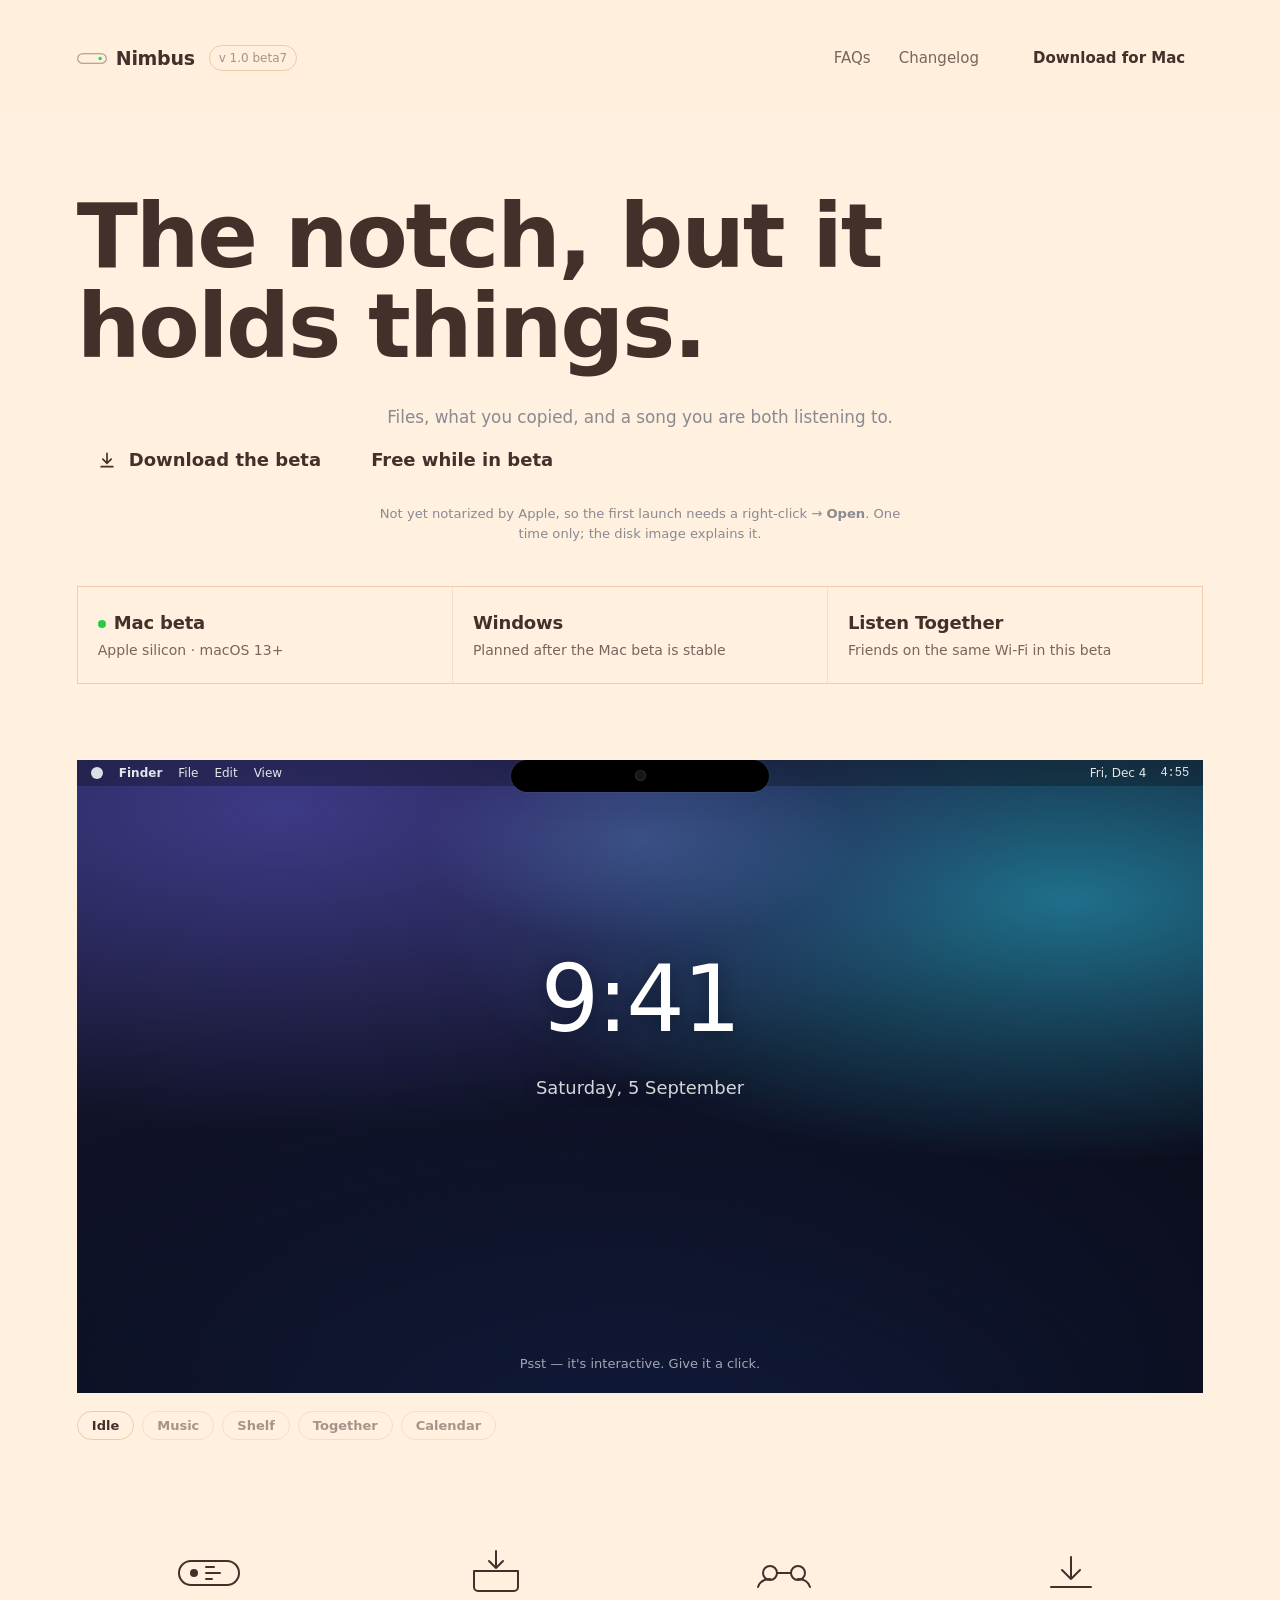
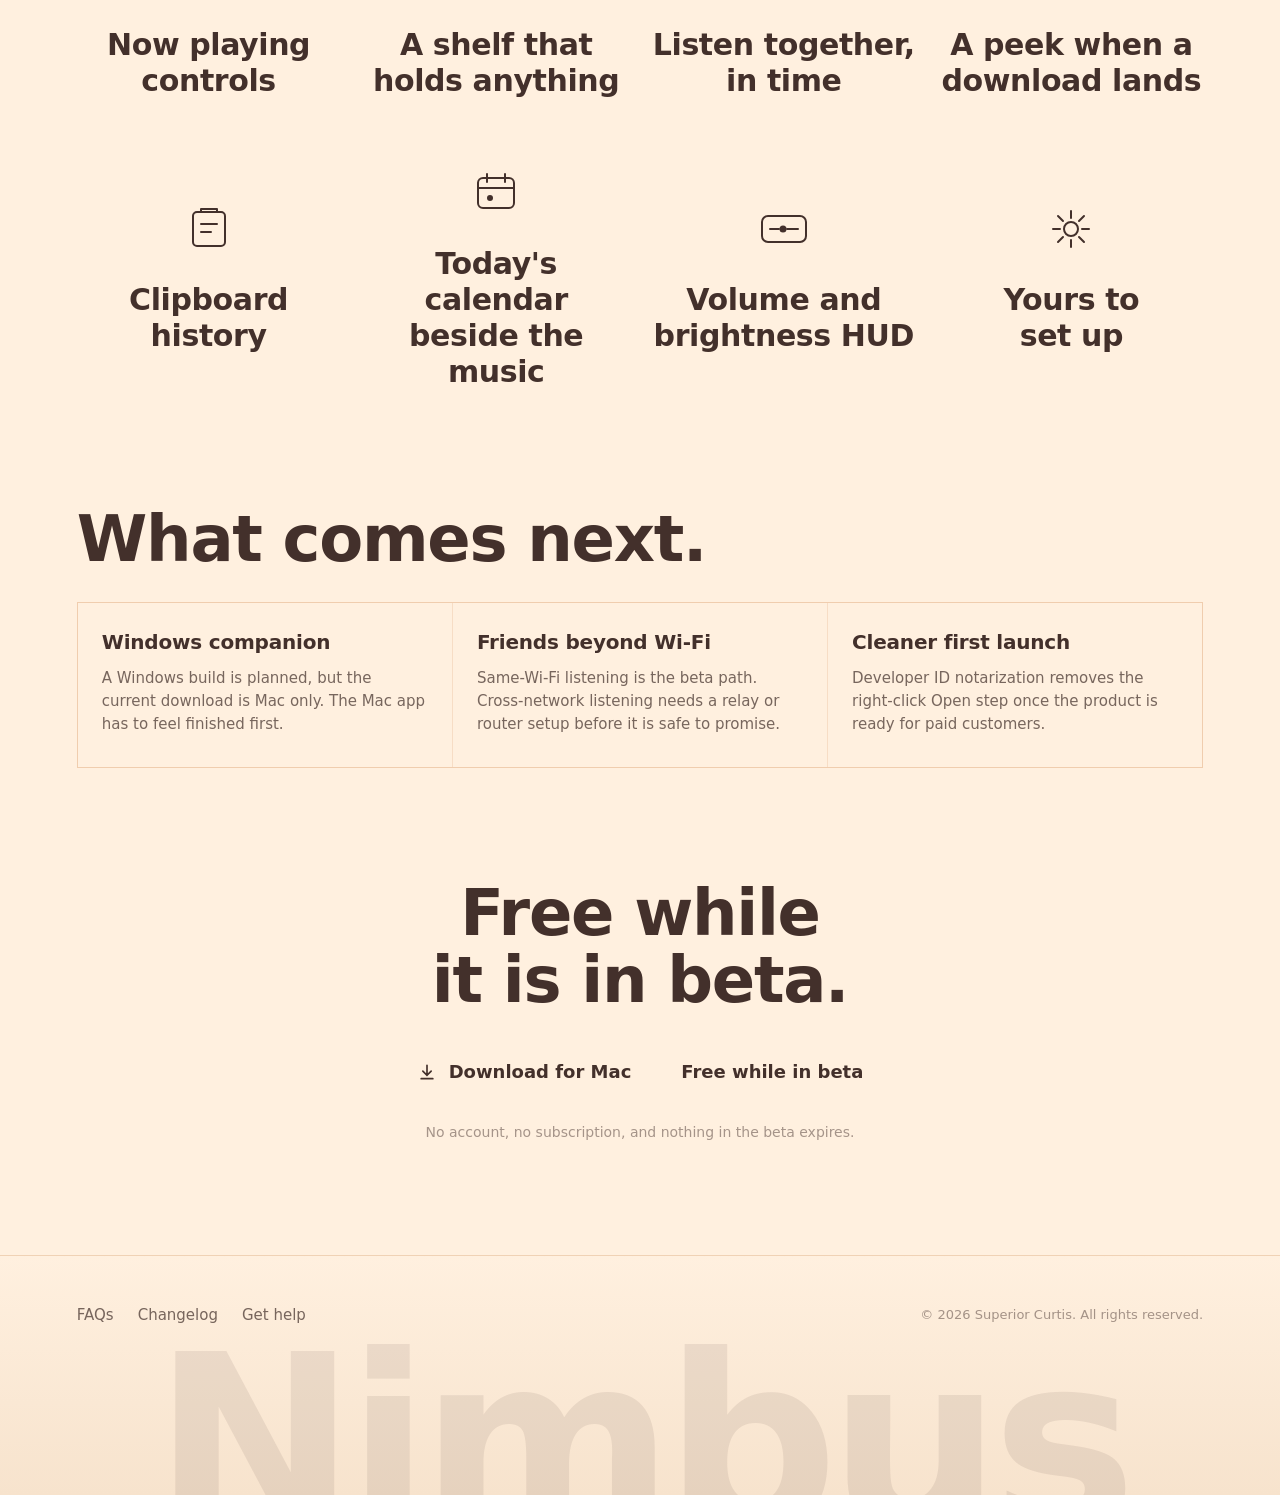
<file: index.html>
<!doctype html>
<html lang="en">
<head>
<meta charset="utf-8">
<meta name="viewport" content="width=device-width, initial-scale=1">
<title>Nimbus — the notch, but it holds things</title>
<meta name="description" content="Nimbus turns your Mac's notch into somewhere that holds things: drag a file and it parks there, your clipboard history is a swipe away, and you can listen to the same song as a friend, in time. Free while in beta.">
<meta name="theme-color" content="#fff0df">

<meta property="og:type" content="website">
<meta property="og:title" content="Nimbus">
<meta property="og:description" content="The notch, but it holds things. Free while in beta.">
<meta name="twitter:card" content="summary_large_image">

<link rel="icon" href="data:image/svg+xml,%3Csvg xmlns='http://www.w3.org/2000/svg' viewBox='0 0 32 32'%3E%3Crect width='32' height='32' rx='7' fill='%230b0b0f'/%3E%3Crect x='6' y='13' width='20' height='6' rx='3' fill='%233a3a3f'/%3E%3Ccircle cx='21' cy='16' r='2' fill='%2332d74b'/%3E%3C/svg%3E">
<link rel="stylesheet" href="style.css">
</head>
<body>

<a class="skip" href="#main">Skip to content</a>

<!-- ============================ NAV ============================ -->
<header class="nav" id="nav">
  <div class="nav-in">
    <a class="mark" href="#top" aria-label="Nimbus — top of page">
      <svg class="mark-svg" viewBox="0 0 44 16" aria-hidden="true">
        <rect x="1" y="1" width="42" height="14" rx="7" fill="none" stroke="currentColor" stroke-width="1.5" opacity=".5"/>
        <circle cx="34" cy="8" r="2.6" fill="#32d74b"/>
      </svg>
      <span class="mark-word">Nimbus</span>
    </a>
    <a class="ver" href="changelog.html">v 1.0 beta7</a>

    <nav class="nav-links" aria-label="Sections">
      <a href="faqs.html">FAQs</a>
      <a href="changelog.html">Changelog</a>
    </nav>

    <a class="btn" data-download href="#">Download for Mac</a>
  </div>
</header>

<main id="main">
<div class="col" id="top">

  <!-- ============================ HERO ============================ -->
  <section class="hero">
    <h1 class="display">The notch, but it<br><mark>holds things.</mark></h1>
    <p class="sub">Files, what you copied, and a song you are both listening to.</p>

    <div class="cta">
      <a class="btn btn-dl" data-download href="#">Download the beta</a>
      <a class="btn btn-buy" href="faqs.html">Free while in beta</a>
    </div>
    <p class="beta-note">
      Not yet notarized by Apple, so the first launch needs a right-click →
      <strong>Open</strong>. One time only; the disk image explains it.
    </p>
  </section>

  <section class="support" aria-label="Platform support">
    <div class="support-item ok">
      <b>Mac beta</b>
      <span>Apple silicon · macOS 13+</span>
    </div>
    <div class="support-item">
      <b>Windows</b>
      <span>Planned after the Mac beta is stable</span>
    </div>
    <div class="support-item">
      <b>Listen Together</b>
      <span>Friends on the same Wi-Fi in this beta</span>
    </div>
  </section>

  <!-- ============================ STAGE ============================ -->
  <!-- Live, clickable demo — the product itself, not a screenshot. -->
  <section class="stage-wrap" aria-labelledby="demo-h">
    <h2 class="sr" id="demo-h">Interactive demo</h2>

    <div class="stage" id="stage">
      <div class="glow" aria-hidden="true"></div>

      <div class="menubar" aria-hidden="true">
        <span class="mb-logo"></span>
        <span class="mb-t strong">Finder</span>
        <span class="mb-t">File</span>
        <span class="mb-t">Edit</span>
        <span class="mb-t">View</span>
        <span class="mb-right">
          <span class="mb-t" id="stageDate">Sat 5 Sep</span>
          <span class="mb-t mono" id="stageClock">9:41</span>
        </span>
      </div>

      <button class="island" id="island" data-mode="idle" aria-label="Cycle the Nimbus demo">
        <span class="isl-in">

          <span class="pane" data-pane="idle">
            <span class="lens"></span>
          </span>

          <span class="pane" data-pane="music">
            <span class="d-art"></span>
            <span class="d-meta">
              <span class="d-tt">
                <span class="d-mq"><span class="d-mq-in"><b>Cascade</b></span></span>
                <span class="d-wave" aria-hidden="true"><i></i><i></i><i></i><i></i></span>
              </span>
              <span class="d-ar">Sable Hours</span>
            </span>
            <span class="d-controls" aria-hidden="true">
              <span class="d-ctl"><svg class="solid" viewBox="0 0 24 24"><path d="M16.5 5.5v13l-8.5-6.5 8.5-6.5Z"/><rect x="19.5" y="4.5" width="1.9" height="15" rx=".95"/></svg></span>
              <span class="d-ctl d-play"><svg class="solid" viewBox="0 0 24 24"><path d="M8.5 5.8l10 6.2-10 6.2Z"/></svg></span>
              <span class="d-ctl"><svg class="solid" viewBox="0 0 24 24"><path d="M7.5 5.5v13l8.5-6.5-8.5-6.5Z"/><rect x="2.6" y="4.5" width="1.9" height="15" rx=".95"/></svg></span>
            </span>
            <span class="d-scrub">
              <span class="d-scrub-rail"><i></i></span>
              <span class="d-t-time">1:42 · 3:05</span>
            </span>
          </span>

          <span class="pane" data-pane="shelf">
            <span class="demo-shelf" aria-hidden="true">
              <span class="demo-chip">
                <svg viewBox="0 0 24 24"><path d="M6 3h8l4 4v14H6z"/><path d="M14 3v4h4"/></svg>
                <b>Report.pdf</b>
              </span>
              <span class="demo-chip">
                <svg viewBox="0 0 24 24"><rect x="3" y="3" width="18" height="18" rx="3"/><circle cx="9" cy="9" r="2"/><path d="M21 15l-4-4-9 9"/></svg>
                <b>Shot.png</b>
              </span>
              <span class="demo-chip">
                <svg viewBox="0 0 24 24"><path d="M6 3h8l4 4v14H6z"/><path d="M14 3v4h4"/></svg>
                <b>Notes.txt</b>
              </span>
            </span>
          </span>

          <span class="pane" data-pane="together">
            <span class="demo-radio">
              <span class="demo-people">
                <span class="demo-phead"><b>Friends</b><span class="demo-host">Host</span></span>
                <span class="demo-peers">
                  <span class="demo-peer"><span class="demo-dot on"></span><span class="demo-pc"><b>Jessica</b><i>10.0.1.4</i></span><span class="demo-join">Joined</span></span>
                  <span class="demo-peer"><span class="demo-dot"></span><span class="demo-pc"><b>Marcos</b><i>10.0.1.9</i></span><span class="demo-join">Join</span></span>
                </span>
              </span>
              <span class="demo-divider"></span>
              <span class="demo-chat">
                <span class="demo-lines">
                  <span class="demo-line"><b>You</b> same track?</span>
                  <span class="demo-line"><b class="them">Jessica</b> yep, 0:42 in</span>
                </span>
                <span class="demo-field">Message</span>
              </span>
            </span>
          </span>

          <span class="pane" data-pane="calendar">
            <span class="demo-cal">
              <span class="demo-calhead"><b>Today</b><span>Mon · 21</span></span>
              <span class="demo-ev"><i class="bar c1"></i><span>Team sync</span><em>10:00</em></span>
              <span class="demo-ev"><i class="bar c2"></i><span>Lunch with Ana</span><em>12:30</em></span>
              <span class="demo-ev"><i class="bar c3"></i><span>Design review</span><em>15:00</em></span>
            </span>
          </span>

        </span>
      </button>

      <!-- the desktop underneath, so the island has something to sit on -->
      <div class="lock" aria-hidden="true">
        <p class="lock-time">9:41</p>
        <p class="lock-date">Saturday, 5 September</p>
      </div>

      <p class="hint" id="hint">Psst — it's interactive. Give it a click.</p>
    </div>

    <ol class="stage-dots" id="dots" aria-label="Demo surface">
      <li><button data-go="idle" class="on">Idle</button></li>
      <li><button data-go="music">Music</button></li>
      <li><button data-go="shelf">Shelf</button></li>
      <li><button data-go="together">Together</button></li>
      <li><button data-go="calendar">Calendar</button></li>
    </ol>
  </section>

  <!-- ============================ FEATURES ============================ -->
  <section class="feats" aria-label="Features">

    <div class="feat">
      <svg viewBox="0 0 112 72" aria-hidden="true">
        <rect x="26" y="24" width="60" height="24" rx="12"/>
        <circle cx="41" cy="36" r="4" class="fill"/>
        <path d="M53 30h8M53 36h14M53 42h6"/>
      </svg>
      <h3>Now playing<br>controls</h3>
    </div>

    <div class="feat">
      <svg viewBox="0 0 112 72" aria-hidden="true">
        <path d="M34 34h44v16a4 4 0 01-4 4H38a4 4 0 01-4-4V34z"/>
        <path d="M56 14v16M49 24l7 7 7-7"/>
      </svg>
      <h3>A shelf that<br>holds anything</h3>
    </div>

    <div class="feat">
      <svg viewBox="0 0 112 72" aria-hidden="true">
        <circle cx="42" cy="36" r="7"/><circle cx="70" cy="36" r="7"/>
        <path d="M49 36h14M30 50c2-6 7-8 12-8M82 50c-2-6-7-8-12-8"/>
      </svg>
      <h3>Listen together,<br>in time</h3>
    </div>

    <div class="feat">
      <svg viewBox="0 0 112 72" aria-hidden="true">
        <path d="M56 20v22M47 33l9 9 9-9M36 50h40"/>
      </svg>
      <h3>A peek when a<br>download lands</h3>
    </div>

    <div class="feat">
      <svg viewBox="0 0 112 72" aria-hidden="true">
        <rect x="40" y="20" width="32" height="34" rx="4"/>
        <path d="M48 20v-3h16v3M48 32h16M48 40h10"/>
      </svg>
      <h3>Clipboard<br>history</h3>
    </div>

    <div class="feat">
      <svg viewBox="0 0 112 72" aria-hidden="true">
        <rect x="38" y="22" width="36" height="30" rx="5"/>
        <path d="M38 32h36M47 18v8M65 18v8"/>
        <circle cx="50" cy="42" r="3" class="fill"/>
      </svg>
      <h3>Today's calendar<br>beside the music</h3>
    </div>

    <div class="feat">
      <svg viewBox="0 0 112 72" aria-hidden="true">
        <rect x="34" y="24" width="44" height="26" rx="6"/>
        <path d="M42 37h9M59 37h11"/>
        <circle cx="55" cy="37" r="3.5" class="fill"/>
      </svg>
      <h3>Volume and<br>brightness HUD</h3>
    </div>

    <div class="feat">
      <svg viewBox="0 0 112 72" aria-hidden="true">
        <circle cx="56" cy="37" r="7"/>
        <path d="M56 19v7M56 48v7M38 37h7M67 37h7M43 24l5 5M64 45l5 5M69 24l-5 5M48 45l-5 5"/>
      </svg>
      <h3>Yours to<br>set up</h3>
    </div>

  </section>

  <section class="roadmap" aria-label="Roadmap">
    <h2 class="h2">What comes next.</h2>
    <div class="road-grid">
      <div>
        <b>Windows companion</b>
        <p>A Windows build is planned, but the current download is Mac only. The Mac app has to feel finished first.</p>
      </div>
      <div>
        <b>Friends beyond Wi-Fi</b>
        <p>Same-Wi-Fi listening is the beta path. Cross-network listening needs a relay or router setup before it is safe to promise.</p>
      </div>
      <div>
        <b>Cleaner first launch</b>
        <p>Developer ID notarization removes the right-click Open step once the product is ready for paid customers.</p>
      </div>
    </div>
  </section>

  <!-- ============================ CLOSER ============================ -->
  <section class="closer">
    <h2 class="h2">Free while<br>it is in beta.</h2>
    <div class="cta">
      <a class="btn btn-dl" data-download href="#">Download for Mac</a>
      <a class="btn btn-buy" href="faqs.html">Free while in beta</a>
    </div>
    <p class="meta">No account, no subscription, and nothing in the beta expires.</p>
  </section>

</div>
</main>

<footer class="foot">
  <div class="foot-in">
    <nav class="foot-links" aria-label="Elsewhere">
      <a href="faqs.html">FAQs</a>
      <a href="changelog.html">Changelog</a>
      <a href="https://github.com/Superior-curtis/nimbus-releases">Get help</a>
    </nav>
    <p class="foot-legal">© 2026 Superior Curtis. All rights reserved.</p>
  </div>
  <p class="wordmark" aria-hidden="true">Nimbus</p>
</footer>

<script src="site.js?v=1.0-beta7"></script>
</body>
</html>
</file>
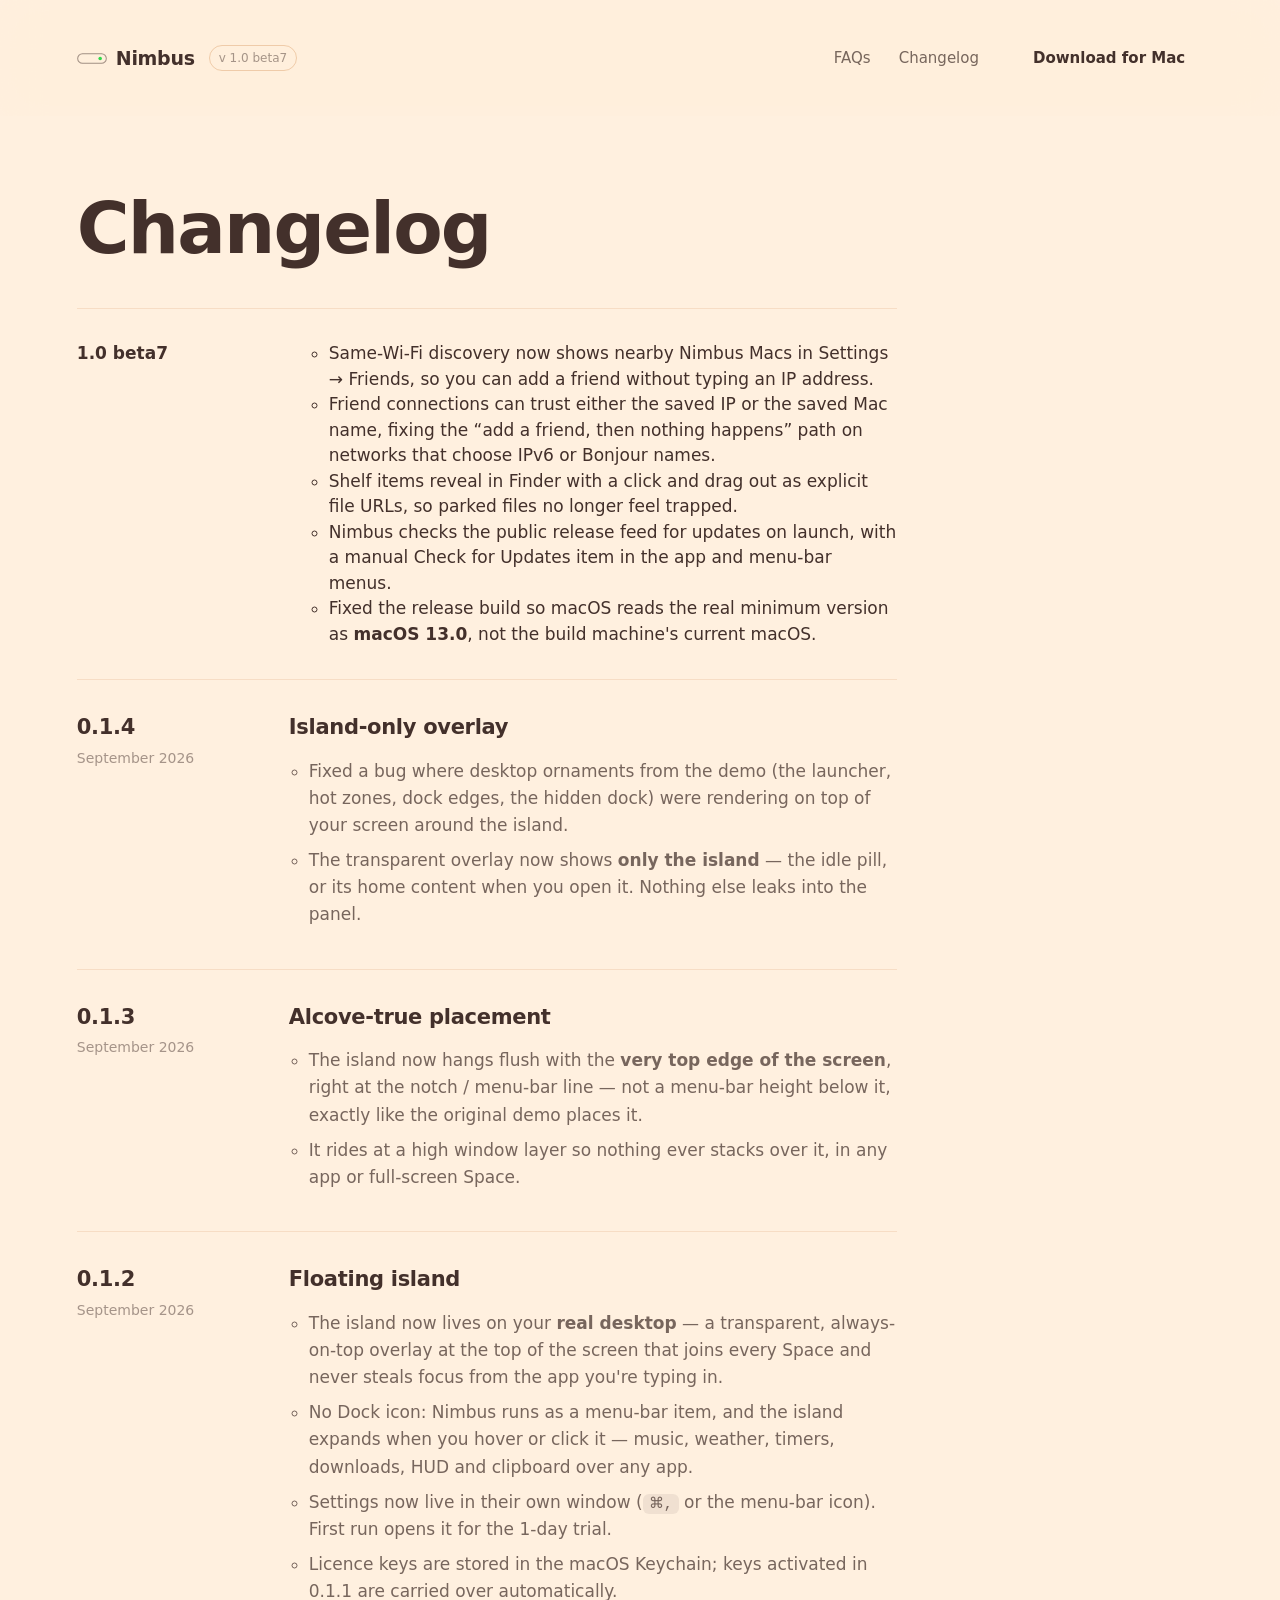
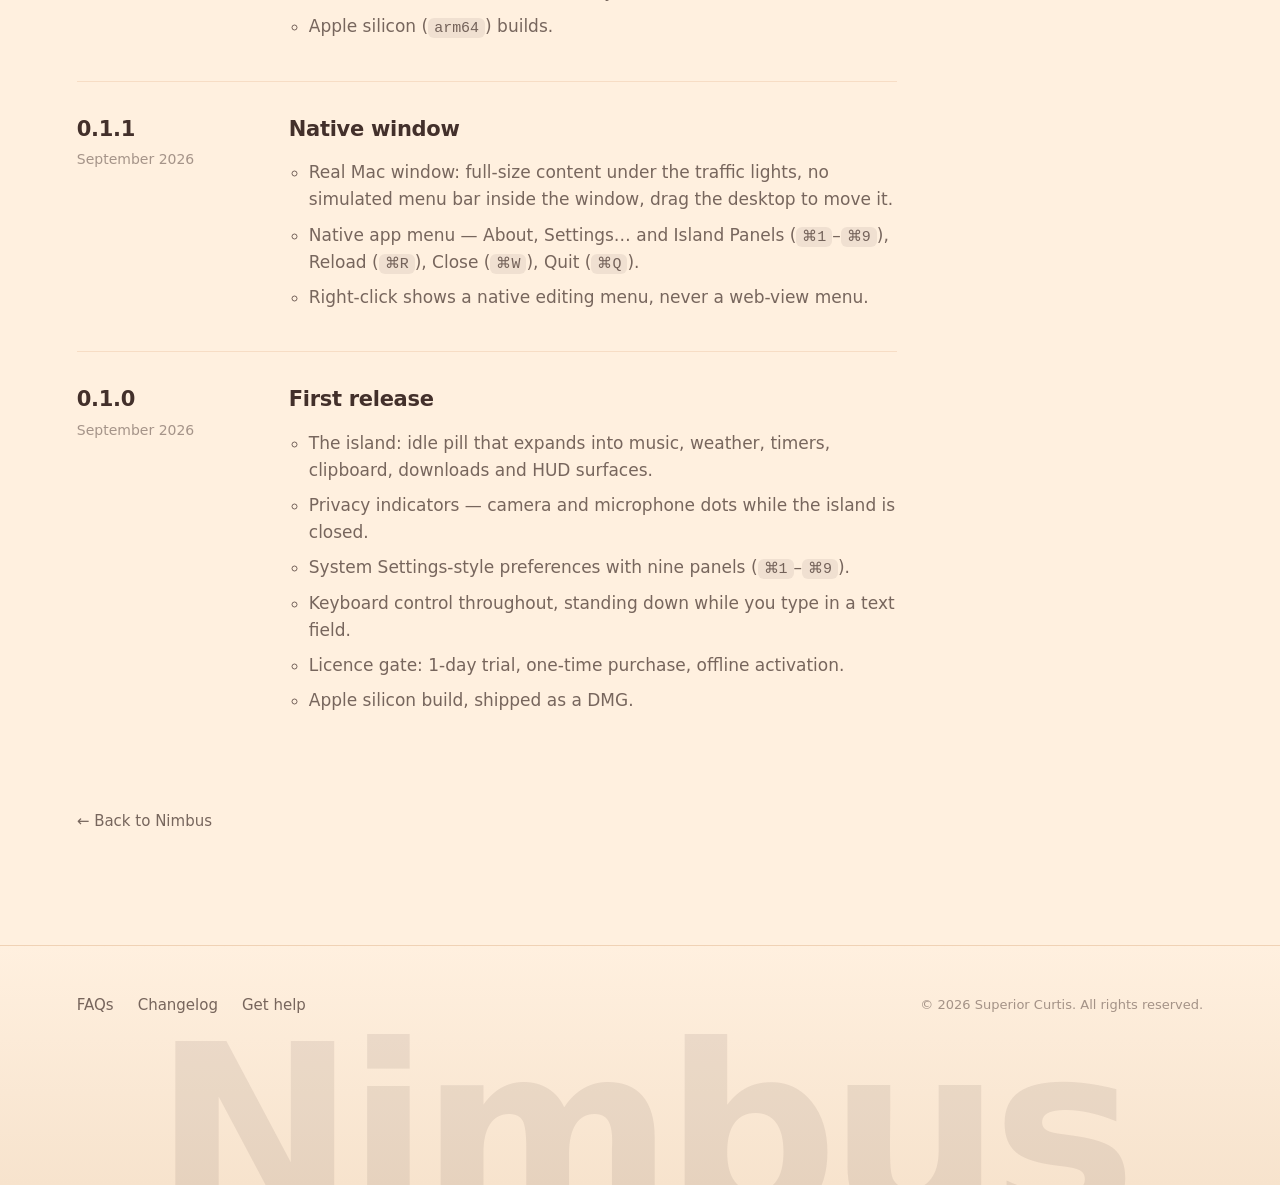
<file: changelog.html>
<!doctype html>
<html lang="en">
<head>
<meta charset="utf-8">
<meta name="viewport" content="width=device-width, initial-scale=1">
<title>Changelog — Nimbus</title>
<meta name="description" content="What shipped in each release of Nimbus.">
<meta name="theme-color" content="#fff0df">
<link rel="icon" href="data:image/svg+xml,%3Csvg xmlns='http://www.w3.org/2000/svg' viewBox='0 0 32 32'%3E%3Crect width='32' height='32' rx='7' fill='%230b0b0f'/%3E%3Crect x='6' y='13' width='20' height='6' rx='3' fill='%233a3a3f'/%3E%3Ccircle cx='21' cy='16' r='2' fill='%2332d74b'/%3E%3C/svg%3E">
<link rel="stylesheet" href="style.css">
<link rel="stylesheet" href="page.css">
</head>
<body>

<a class="skip" href="#main">Skip to content</a>

<header class="nav stuck" id="nav">
  <div class="nav-in">
    <a class="mark" href="index.html" aria-label="Nimbus — home">
      <svg class="mark-svg" viewBox="0 0 44 16" aria-hidden="true">
        <rect x="1" y="1" width="42" height="14" rx="7" fill="none" stroke="currentColor" stroke-width="1.5" opacity=".5"/>
        <circle cx="34" cy="8" r="2.6" fill="#32d74b"/>
      </svg>
      <span class="mark-word">Nimbus</span>
    </a>
    <a class="ver" href="changelog.html" aria-current="page">v 1.0 beta7</a>

    <nav class="nav-links" aria-label="Sections">
      <a href="faqs.html">FAQs</a>
      <a href="changelog.html" aria-current="page">Changelog</a>
    </nav>

    <a class="btn" data-download href="#">Download for Mac</a>
  </div>
</header>

<main id="main">
<div class="col">

  <h1 class="page-h">Changelog</h1>

  <ol class="rel">

    <li class="rel-item">
      <b>1.0 beta7</b>
      <ul>
        <li>Same-Wi-Fi discovery now shows nearby Nimbus Macs in Settings →
            Friends, so you can add a friend without typing an IP address.</li>
        <li>Friend connections can trust either the saved IP or the saved Mac
            name, fixing the “add a friend, then nothing happens” path on
            networks that choose IPv6 or Bonjour names.</li>
        <li>Shelf items reveal in Finder with a click and drag out as explicit
            file URLs, so parked files no longer feel trapped.</li>
        <li>Nimbus checks the public release feed for updates on launch, with a
            manual Check for Updates item in the app and menu-bar menus.</li>
        <li>Fixed the release build so macOS reads the real minimum version as
            <b>macOS 13.0</b>, not the build machine's current macOS.</li>
      </ul>
    </li>

    <li class="rel-item">
      <div class="rel-meta">
        <b>0.1.4</b>
        <time datetime="2026-09">September 2026</time>
      </div>
      <div class="rel-body">
        <h2>Island-only overlay</h2>
        <ul>
          <li>Fixed a bug where desktop ornaments from the demo (the
              launcher, hot zones, dock edges, the hidden dock) were rendering
              on top of your screen around the island.</li>
          <li>The transparent overlay now shows <b>only the island</b> — the
              idle pill, or its home content when you open it. Nothing else
              leaks into the panel.</li>
        </ul>
      </div>
    </li>

    <li class="rel-item">
      <div class="rel-meta">
        <b>0.1.3</b>
        <time datetime="2026-09">September 2026</time>
      </div>
      <div class="rel-body">
        <h2>Alcove-true placement</h2>
        <ul>
          <li>The island now hangs flush with the <b>very top edge of the
              screen</b>, right at the notch / menu-bar line — not a menu-bar
              height below it, exactly like the original demo places it.</li>
          <li>It rides at a high window layer so nothing ever stacks over it,
              in any app or full-screen Space.</li>
        </ul>
      </div>
    </li>

    <li class="rel-item">
      <div class="rel-meta">
        <b>0.1.2</b>
        <time datetime="2026-09">September 2026</time>
      </div>
      <div class="rel-body">
        <h2>Floating island</h2>
        <ul>
          <li>The island now lives on your <b>real desktop</b> — a transparent,
              always-on-top overlay at the top of the screen that joins every
              Space and never steals focus from the app you're typing in.</li>
          <li>No Dock icon: Nimbus runs as a menu-bar item, and the island
              expands when you hover or click it — music, weather, timers,
              downloads, HUD and clipboard over any app.</li>
          <li>Settings now live in their own window (<code>⌘,</code> or the
              menu-bar icon). First run opens it for the 1-day trial.</li>
          <li>Licence keys are stored in the macOS Keychain; keys activated in
              0.1.1 are carried over automatically.</li>
          <li>Apple silicon (<code>arm64</code>) builds.</li>
        </ul>
      </div>
    </li>

    <li class="rel-item">
      <div class="rel-meta">
        <b>0.1.1</b>
        <time datetime="2026-09">September 2026</time>
      </div>
      <div class="rel-body">
        <h2>Native window</h2>
        <ul>
          <li>Real Mac window: full-size content under the traffic lights,
              no simulated menu bar inside the window, drag the desktop to
              move it.</li>
          <li>Native app menu — About, Settings… and Island Panels
              (<code>⌘1</code>–<code>⌘9</code>), Reload (<code>⌘R</code>),
              Close (<code>⌘W</code>), Quit (<code>⌘Q</code>).</li>
          <li>Right-click shows a native editing menu, never a web-view menu.</li>
        </ul>
      </div>
    </li>

    <li class="rel-item">
      <div class="rel-meta">
        <b>0.1.0</b>
        <time datetime="2026-09">September 2026</time>
      </div>
      <div class="rel-body">
        <h2>First release</h2>
        <ul>
          <li>The island: idle pill that expands into music, weather, timers,
              clipboard, downloads and HUD surfaces.</li>
          <li>Privacy indicators — camera and microphone dots while the island is closed.</li>
          <li>System Settings-style preferences with nine panels (<code>⌘1</code>–<code>⌘9</code>).</li>
          <li>Keyboard control throughout, standing down while you type in a text field.</li>
          <li>Licence gate: 1-day trial, one-time purchase, offline activation.</li>
          <li>Apple silicon build, shipped as a DMG.</li>
        </ul>
      </div>
    </li>

  </ol>

  <p class="back"><a href="index.html">← Back to Nimbus</a></p>

</div>
</main>

<footer class="foot">
  <div class="foot-in">
    <nav class="foot-links" aria-label="Elsewhere">
      <a href="faqs.html">FAQs</a>
      <a href="changelog.html">Changelog</a>
      <a href="https://github.com/Superior-curtis/nimbus-releases">Get help</a>
    </nav>
    <p class="foot-legal">© 2026 Superior Curtis. All rights reserved.</p>
  </div>
  <p class="wordmark" aria-hidden="true">Nimbus</p>
</footer>

<script src="site.js?v=1.0-beta7"></script>
</body>
</html>
</file>
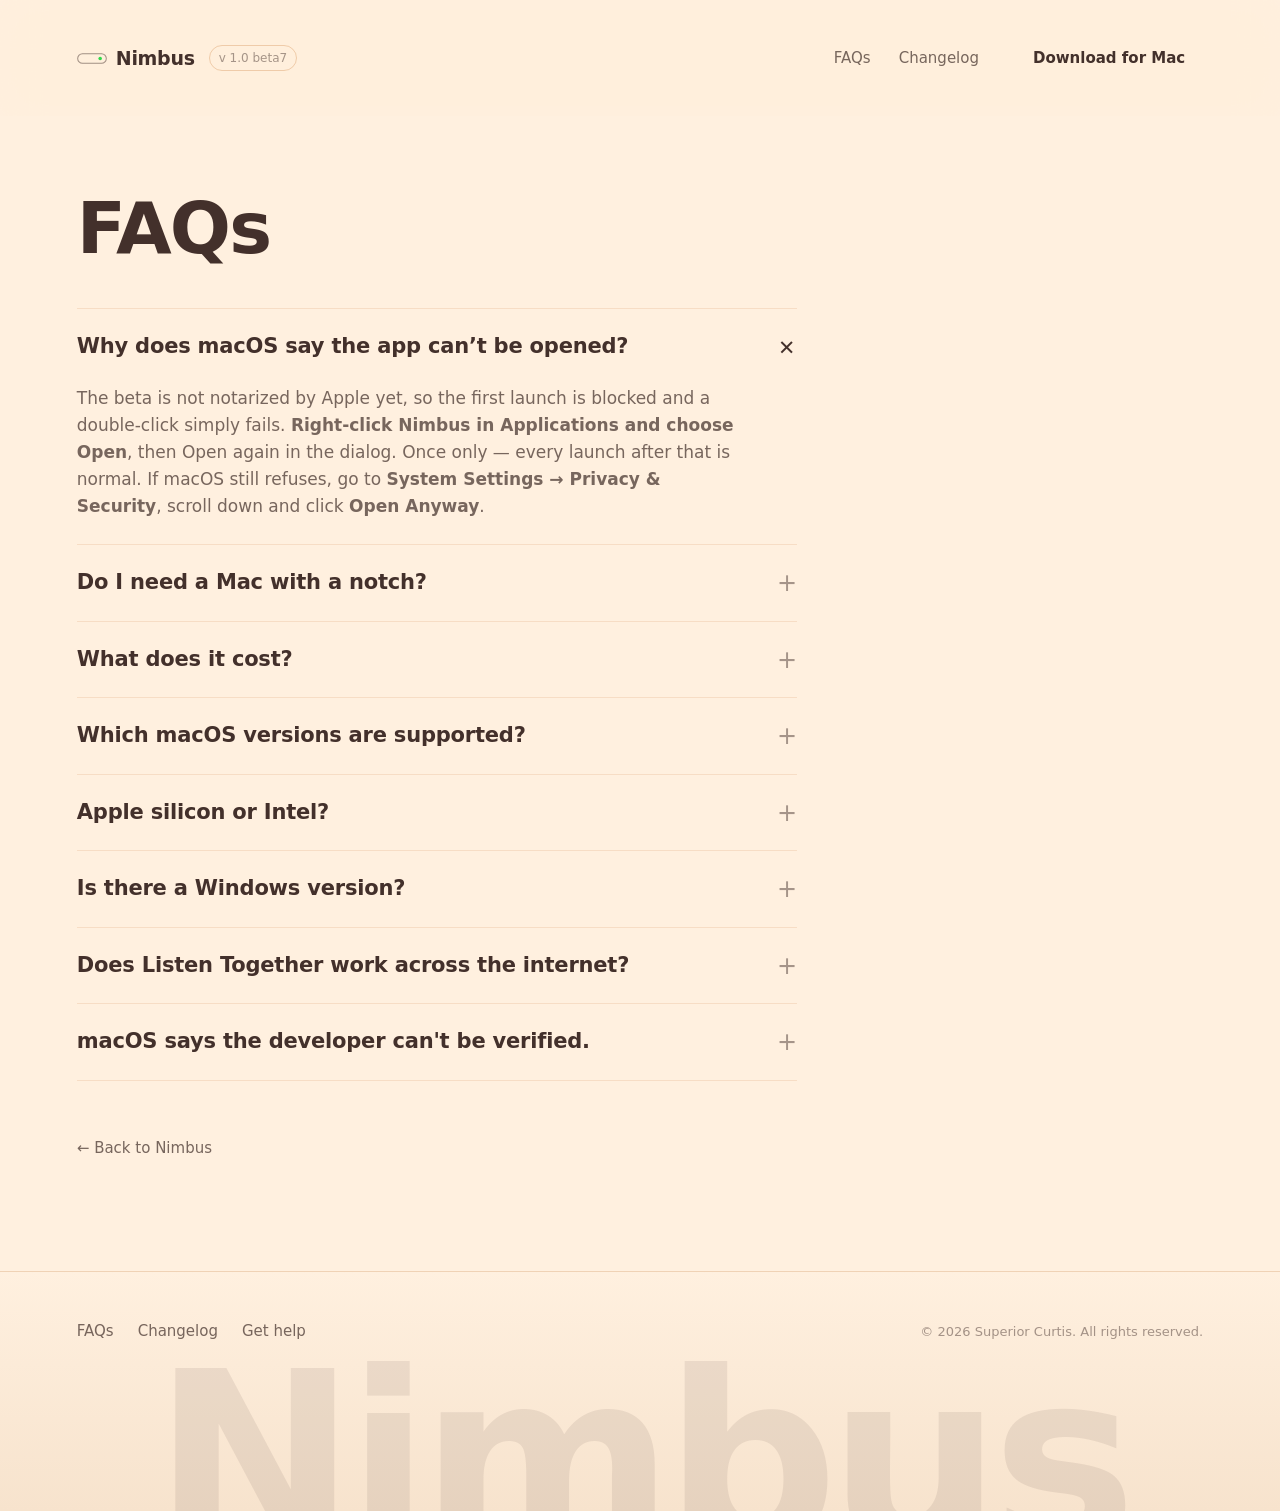
<file: faqs.html>
<!doctype html>
<html lang="en">
<head>
<meta charset="utf-8">
<meta name="viewport" content="width=device-width, initial-scale=1">
<title>FAQs — Nimbus</title>
<meta name="description" content="Common questions about Nimbus: notch compatibility, pricing, Apple silicon, permissions, and first launch.">
<meta name="theme-color" content="#fff0df">
<link rel="icon" href="data:image/svg+xml,%3Csvg xmlns='http://www.w3.org/2000/svg' viewBox='0 0 32 32'%3E%3Crect width='32' height='32' rx='7' fill='%230b0b0f'/%3E%3Crect x='6' y='13' width='20' height='6' rx='3' fill='%233a3a3f'/%3E%3Ccircle cx='21' cy='16' r='2' fill='%2332d74b'/%3E%3C/svg%3E">
<link rel="stylesheet" href="style.css">
<link rel="stylesheet" href="page.css">
</head>
<body>

<a class="skip" href="#main">Skip to content</a>

<header class="nav stuck" id="nav">
  <div class="nav-in">
    <a class="mark" href="index.html" aria-label="Nimbus — home">
      <svg class="mark-svg" viewBox="0 0 44 16" aria-hidden="true">
        <rect x="1" y="1" width="42" height="14" rx="7" fill="none" stroke="currentColor" stroke-width="1.5" opacity=".5"/>
        <circle cx="34" cy="8" r="2.6" fill="#32d74b"/>
      </svg>
      <span class="mark-word">Nimbus</span>
    </a>
    <a class="ver" href="changelog.html">v 1.0 beta7</a>

    <nav class="nav-links" aria-label="Sections">
      <a href="faqs.html" aria-current="page">FAQs</a>
      <a href="changelog.html">Changelog</a>
    </nav>

    <a class="btn" data-download href="#">Download for Mac</a>
  </div>
</header>

<main id="main">
<div class="col">

  <h1 class="page-h">FAQs</h1>

  <div class="qs">

    <details class="q" open>
      <summary>Why does macOS say the app can’t be opened?</summary>
      <p>The beta is not notarized by Apple yet, so the first launch is blocked
         and a double-click simply fails. <b>Right-click Nimbus in Applications
         and choose Open</b>, then Open again in the dialog. Once only — every
         launch after that is normal. If macOS still refuses, go to
         <b>System Settings → Privacy &amp; Security</b>, scroll down and click
         <b>Open Anyway</b>.</p>
    </details>

    <details class="q">
      <summary>Do I need a Mac with a notch?</summary>
      <p>No. Nimbus draws its own island at the top of the screen, so it works the
         same on a MacBook Air with a notch and on an external display without one.
         On notched Macs it sits around the notch rather than fighting it.</p>
    </details>

    <details class="q">
      <summary>What does it cost?</summary>
      <p><b>Nothing while it is in beta.</b> When it leaves beta it will be a
         one-time purchase — no subscription, no account, no upsell inside the
         app. Nothing in the beta expires.</p>
    </details>

    <details class="q">
      <summary>Which macOS versions are supported?</summary>
      <p>Nimbus beta requires <b>macOS 13 Ventura or newer</b>. It works on
         Ventura, Sonoma and Sequoia. The current beta is built for Apple
         silicon Macs.</p>
    </details>

    <details class="q">
      <summary>Apple silicon or Intel?</summary>
      <p>Apple silicon for now: M1, M2, M3, M4 and newer. Intel support would
         need a separate universal build.</p>
    </details>

    <details class="q">
      <summary>Is there a Windows version?</summary>
      <p>Not yet. Windows is planned after the Mac beta is stable. The current
         download is a native macOS app and will not run on Windows.</p>
    </details>

    <details class="q">
      <summary>Does Listen Together work across the internet?</summary>
      <p>In this beta, Listen Together is for friends on the <b>same Wi-Fi</b>.
         Add the friend in Settings with the address Nimbus shows on their Mac,
         then swipe up on the notch to host or join.</p>
    </details>

    <details class="q">
      <summary>macOS says the developer can't be verified.</summary>
      <p>The beta is ad-hoc signed, which macOS treats as unidentified.
         Right-click the app and choose <b>Open</b>, then confirm — you only
         need to do this once.</p>
    </details>

  </div>

  <p class="back"><a href="index.html">← Back to Nimbus</a></p>

</div>
</main>

<footer class="foot">
  <div class="foot-in">
    <nav class="foot-links" aria-label="Elsewhere">
      <a href="faqs.html">FAQs</a>
      <a href="changelog.html">Changelog</a>
      <a href="https://github.com/Superior-curtis/nimbus-releases">Get help</a>
    </nav>
    <p class="foot-legal">© 2026 Superior Curtis. All rights reserved.</p>
  </div>
  <p class="wordmark" aria-hidden="true">Nimbus</p>
</footer>

<script src="site.js?v=1.0-beta7"></script>
</body>
</html>
</file>
<file: style.css>
/* ============================================================
   Nimbus — site styles.
   No framework, no build step. Tokens first, then layout,
   then the island demo, then responsive + motion prefs.
   ============================================================ */

:root {
  /* Warm ground. Everything on this page shares one hue axis (~34°),
     so the ink reads as brown-black rather than fighting the cream. */
  --paper:    #fff0df;
  --paper-2:  #fff7ec;
  --paper-3:  #f7e3cd;

  --ink:      #43302b;                    /* warm stone, not neutral black */
  --ink-2:    rgba(67, 48, 43, 0.72);
  --ink-3:    rgba(67, 48, 43, 0.48);

  --line:     rgba(199, 108, 36, 0.28);   /* orange hairline */
  --line-2:   rgba(199, 108, 36, 0.14);

  --obsidian: #0b0b0f;
  --emerald:  #26cc41;
  --amber:    #ff9402;

  --r:        16px;
  --r-lg:     24px;

  --ease:      cubic-bezier(0.22, 1, 0.36, 1);
  --ease-snap: cubic-bezier(0.3, 1.55, 0.45, 1);

  --font: system-ui, -apple-system, BlinkMacSystemFont, 'SF Pro Display', sans-serif;
  --mono: ui-monospace, 'SF Mono', SFMono-Regular, Menlo, monospace;

  --pad:  clamp(20px, 6vw, 144px);
  --head: 116px;
}

* { box-sizing: border-box; }

html { scroll-behavior: smooth; }

body {
  margin: 0;
  background: var(--paper);
  color: var(--ink);
  font-family: var(--font);
  font-size: 17px;
  line-height: 1.5;
  -webkit-font-smoothing: antialiased;
}

a { color: inherit; text-decoration: none; }

/* Visually hidden, still announced. */
.sr {
  position: absolute; width: 1px; height: 1px;
  margin: -1px; padding: 0; overflow: hidden;
  clip-path: inset(50%); white-space: nowrap;
}

.skip {
  position: absolute; left: 16px; top: -60px; z-index: 999;
  padding: 12px 18px; border-radius: 12px;
  background: var(--ink); color: var(--paper);
  transition: top 160ms var(--ease);
}
.skip:focus-visible { top: 16px; }

:focus-visible {
  outline: 2px solid var(--ink);
  outline-offset: 3px;
  border-radius: 6px;
}

/* ============================ NAV ============================ */

.nav {
  position: fixed; inset: 0 0 auto 0; z-index: 100;
  height: var(--head);
  display: flex; align-items: center;
  padding: 0 var(--pad);
  background: color-mix(in srgb, var(--paper) 82%, transparent);
  backdrop-filter: saturate(180%) blur(20px);
  transition: box-shadow 200ms var(--ease);
}
/* The hairline only appears once content is actually behind the bar. */
.nav.stuck { box-shadow: inset 0 -1px 0 var(--line); }

.nav-in {
  display: flex; align-items: center; gap: 14px;
  width: 100%; max-width: 1280px; margin: 0 auto;
}

.mark { display: flex; align-items: center; gap: 9px; }
.mark-svg { width: 30px; height: 11px; color: var(--ink); }
.mark-word { font-size: 19px; font-weight: 700; letter-spacing: -0.3px; }

.ver {
  padding: 3px 9px; border-radius: 999px;
  border: 1px solid var(--line);
  font-size: 12px; color: var(--ink-3);
}

.nav-links {
  margin-left: auto;
  display: flex; align-items: center; gap: 28px;
  font-size: 15px; font-weight: 500; color: var(--ink-2);
}
.nav-links a { transition: color 140ms var(--ease); }
.nav-links a:hover { color: var(--ink); }

/* ============================ BUTTONS ============================ */
/* Transparent and borderless — the cream ground does the work. */

.btn {
  display: inline-flex; align-items: center; gap: 10px;
  border: 0; background: transparent;
  color: var(--ink);
  font: 700 15px/1 var(--font);
  padding: 12px 18px; border-radius: var(--r);
  cursor: pointer;
  transition: background 160ms var(--ease), transform 160ms var(--ease);
}
.btn:hover  { background: color-mix(in srgb, var(--ink) 7%, transparent); }
.btn:active { transform: scale(0.975); }

.nav .btn { margin-left: 22px; }

/* Hero / closer sizing: 60px tall, 18px label. */
.cta .btn { height: 60px; font-size: 18px; padding: 16px 20px; }

/* 52px of left padding is the download-glyph slot, drawn as a
   background so the label keeps its own box. */
.cta .btn-dl {
  padding-left: 52px;
  background-image: url("data:image/svg+xml,%3Csvg xmlns='http://www.w3.org/2000/svg' viewBox='0 0 24 24' fill='none' stroke='%2343302b' stroke-width='2' stroke-linecap='round'%3E%3Cpath d='M12 4v11M7 11l5 5 5-5M5 20h14'/%3E%3C/svg%3E");
  background-repeat: no-repeat;
  background-position: 20px center;
  background-size: 20px 20px;
}

.chip {
  padding: 5px 10px; border-radius: 999px;
  background: color-mix(in srgb, var(--ink) 9%, transparent);
  font-size: 15px; font-weight: 700;
}

/* ============================ LAYOUT ============================ */

main { padding-top: var(--head); }

.col {
  width: 100%; max-width: 1280px;
  margin: 0 auto;
  padding: 76px var(--pad) 112px;
}

/* ============================ HERO ============================ */
/* No lede paragraph — headline, then buttons. That's the whole hero. */

.hero { margin-bottom: 80px; }

.display {
  margin: 0 0 34px;
  /* Tracking goes negative as the type grows, per Apple's optical rules. */
  font-size: clamp(44px, 7vw, 96px);
  font-weight: 700;
  line-height: 1;
  letter-spacing: -0.025em;
  max-width: 80%;
}

/* Spacing only — this is not a highlight. */
mark {
  background: transparent;
  color: inherit;
  padding: 0 8px 0 0;
}

.cta { display: flex; flex-wrap: wrap; gap: 10px; }

/* ============================ STAGE ============================ */

.stage-wrap { margin-bottom: 96px; }

.stage {
  position: relative;
  aspect-ratio: 16 / 9;
  border-radius: 0;
  box-shadow: none;
  overflow: hidden;
  /* Painted wallpaper — no image request, no layout shift. */
  background:
    radial-gradient(120% 90% at 18% 8%,   #3d3a86 0%, transparent 56%),
    radial-gradient(110% 80% at 88% 22%,  #1f6f8b 0%, transparent 52%),
    radial-gradient(140% 120% at 50% 108%, #101a3a 0%, transparent 62%),
    linear-gradient(168deg, #191a35 0%, #0c0d1c 62%, #08080f 100%);
}

.glow {
  position: absolute; left: 50%; top: -70px;
  width: 620px; height: 300px; transform: translateX(-50%);
  background: radial-gradient(50% 50% at 50% 50%, rgba(120,190,255,.20), transparent 70%);
  pointer-events: none;
}

.menubar {
  position: absolute; inset: 0 0 auto 0;
  height: 26px; display: flex; align-items: center; gap: 16px;
  padding: 0 14px;
  background: rgba(0,0,0,.28);
  color: rgba(255,255,255,.88);
  font-size: 12px;
}
.mb-logo {
  width: 12px; height: 12px; border-radius: 50%;
  background: rgba(255,255,255,.85);
}
.mb-t.strong { font-weight: 700; }
.mb-right { margin-left: auto; display: flex; gap: 14px; }
.mono { font-family: var(--mono); }

/* The desktop behind the island, so it has something to sit on. */
.lock {
  position: absolute; left: 0; right: 0; top: 27%;
  text-align: center; color: #fff;
  text-shadow: 0 2px 20px rgba(0,0,0,.4);
}
.lock-time { margin: 0; font-size: clamp(48px, 8vw, 92px); font-weight: 250; letter-spacing: -2px; }
.lock-date { margin: 6px 0 0; font-size: clamp(13px, 1.4vw, 18px); opacity: .82; }

.hint {
  position: absolute; left: 0; right: 0; bottom: 20px;
  margin: 0; text-align: center;
  font-size: 13px; color: rgba(255,255,255,.62);
  transition: opacity 300ms var(--ease);
}
.hint.gone { opacity: 0; }

/* ---------------------------- the island ---------------------------- */

.island {
  position: absolute; left: 50%; top: 0;
  transform: translateX(-50%);
  appearance: none; border: 0; padding: 0; margin: 0;
  font: inherit; color: #fff; text-align: left; cursor: pointer;
  background: #000; border-radius: 999px;
  box-shadow: 0 0 0 0.5px rgba(255,255,255,.09),
              0 22px 50px -18px rgba(0,0,0,.85),
              0 0 44px -14px rgba(120,190,255,.28);
  /* Idle pill at the real measured width: 258pt body × 32pt tall. */
  width: 258px; height: 32px;
  /* Animating width/height is normally a sin. Here it is the product:
     the element is absolutely positioned and alone in its stacking
     context, so nothing else reflows with it. */
  transition: width 520ms var(--ease-snap), height 520ms var(--ease-snap),
              border-radius 460ms var(--ease);
  will-change: width, height;
}
/* Every open surface expands to the same measured open body: 344pt × 175pt,
   the real island's open geometry. Only the content differs. */
.island[data-mode="music"]    { width: 344px; height: 175px; border-radius: 34px; }
.island[data-mode="shelf"]    { width: 344px; height: 175px; border-radius: 34px; }
.island[data-mode="together"] { width: 344px; height: 175px; border-radius: 34px; }
.island[data-mode="calendar"] { width: 344px; height: 175px; border-radius: 34px; }

.isl-in { position: absolute; inset: 0; }

.pane {
  position: absolute; inset: 0;
  display: flex; align-items: center; gap: 12px; padding: 0 16px;
  opacity: 0; visibility: hidden; transform: scale(0.94);
  /* visibility (not just opacity) keeps hidden panes out of the
     accessibility tree and the tab order. */
  transition: opacity 220ms var(--ease), transform 380ms var(--ease-snap), visibility 0s 240ms;
}
.island[data-mode="idle"]     .pane[data-pane="idle"],
.island[data-mode="music"]    .pane[data-pane="music"],
.island[data-mode="shelf"]    .pane[data-pane="shelf"],
.island[data-mode="together"] .pane[data-pane="together"],
.island[data-mode="calendar"] .pane[data-pane="calendar"] {
  opacity: 1; visibility: visible; transform: scale(1);
  transition-delay: 130ms, 130ms, 0s;
}

.pane .col {
  display: flex; flex-direction: column; gap: 2px;
  min-width: 0; padding: 0; margin: 0; max-width: none;
}
.pane .col.wide { flex: 1; }
.pane b { font-size: 14px; font-weight: 600; }
.pane i { font-style: normal; font-size: 12px; color: rgba(255,255,255,.58); }

.lens {
  width: 11px; height: 11px; border-radius: 50%;
  margin: auto; background: #16161a;
  box-shadow: inset 0 0 0 1px rgba(255,255,255,.10);
}

.art {
  width: 44px; height: 44px; border-radius: 10px; flex: none;
  background: linear-gradient(140deg, #6f7bd8, #b06fd8 60%, #d86f9b);
}

.wave { display: flex; align-items: flex-end; gap: 3px; height: 20px; margin-left: auto; }
.wave s {
  width: 3px; height: 40%; border-radius: 2px;
  background: rgba(255,255,255,.75);
  animation: bar 900ms var(--ease) infinite alternate;
}
.wave s:nth-child(2) { animation-delay: 120ms; }
.wave s:nth-child(3) { animation-delay: 240ms; }
.wave s:nth-child(4) { animation-delay: 360ms; }
.wave s:nth-child(5) { animation-delay: 480ms; }
@keyframes bar { to { height: 100%; } }

.glyph { font-size: 26px; line-height: 1; }

.days { display: flex; gap: 5px; margin-left: auto; }
.days s {
  width: 5px; height: 26px; border-radius: 3px;
  background: linear-gradient(180deg, rgba(255,255,255,.55), rgba(255,255,255,.14));
}

.ring {
  width: 34px; height: 34px; border-radius: 50%; flex: none;
  background: conic-gradient(#fff 0 68%, rgba(255,255,255,.16) 68% 100%);
  mask: radial-gradient(circle, transparent 58%, #000 59%);
}

.track {
  height: 4px; border-radius: 999px; margin-top: 6px;
  background: rgba(255,255,255,.18); overflow: hidden;
}
.track s { display: block; width: 62%; height: 100%; background: #fff; }

/* ===================== demo surfaces (match the real island) ===================== */

/* Music — the real media pane, ported from the app's now-playing snapshot:
   large artwork, marquee title, live waveform, 44pt circular transport, and
   a hairline scrub rail with times on the island floor. */
.pane[data-pane="music"] {
  justify-content: flex-start; gap: 14px; padding: 0 18px; color: #fff;
}
.pane[data-pane="music"]::before {
  content: ""; position: absolute; inset: 0; border-radius: inherit;
  background: radial-gradient(120% 100% at 10% 0%, rgba(120,190,255,.09), transparent 62%);
  pointer-events: none;
}
.d-art {
  width: 64px; height: 64px; flex: none; border-radius: 15px;
  display: grid; place-items: center; position: relative; overflow: hidden;
  background: linear-gradient(140deg, #6f7bd8, #b06fd8 60%, #d86f9b);
  box-shadow: inset 0 1px 0 rgba(255,255,255,.28),
              0 10px 26px -10px rgba(176,111,216,.55);
}
.d-art::before {
  content: ""; width: 26px; height: 26px;
  background: url("data:image/svg+xml,%3Csvg xmlns='http://www.w3.org/2000/svg' viewBox='0 0 24 24' fill='none' stroke='rgba(255,255,255,0.85)' stroke-width='1.8' stroke-linecap='round' stroke-linejoin='round'%3E%3Cpath d='M9 18V5l12-2v13'/%3E%3Ccircle cx='6' cy='18' r='3'/%3E%3Ccircle cx='18' cy='16' r='3'/%3E%3C/svg%3E") center/contain no-repeat;
  z-index: 1;
}
.d-art::after {
  content: ""; position: absolute; inset: 0;
  background: linear-gradient(180deg, rgba(255,255,255,.16), transparent 42%);
  mix-blend-mode: overlay;
}
.d-meta { min-width: 0; flex: 1; }
.d-tt { display: flex; align-items: center; gap: 9px; min-width: 0; }
.d-mq { flex: 1 1 auto; min-width: 0; position: relative; overflow: hidden; }
.d-mq-in { display: inline-block; white-space: nowrap; }
.d-mq-in b {
  display: inline-block; font-size: 18px; font-weight: 750; letter-spacing: -0.01em;
  color: #fff; padding: 0 7px;
}
.d-ar {
  display: block; font-size: 11px; color: rgba(255,255,255,.64);
  margin-top: 2px; white-space: nowrap; overflow: hidden; text-overflow: ellipsis;
}
.d-wave { display: inline-flex; align-items: flex-end; gap: 3px; height: 14px; flex: none; }
.d-wave i {
  width: 3px; border-radius: 99px; background: rgba(255,255,255,.75);
  transform-origin: bottom; animation: dWave 0.9s ease-in-out infinite;
}
.d-wave i:nth-child(1) { height: 38%; animation-delay: -.7s; }
.d-wave i:nth-child(2) { height: 88%; animation-delay: -.35s; }
.d-wave i:nth-child(3) { height: 58%; animation-delay: -.55s; }
.d-wave i:nth-child(4) { height: 72%; animation-delay: -.15s; }
@keyframes dWave { 0% { transform: scaleY(.35); } 100% { transform: scaleY(1); } }
.d-controls { display: flex; align-items: center; gap: 10px; flex: none; }
.d-ctl {
  width: 40px; height: 40px; border-radius: 50%;
  border: 1px solid rgba(255,255,255,.08); background: rgba(255,255,255,.10);
  color: #fff; display: grid; place-items: center;
}
.d-ctl.d-play { background: rgba(255,255,255,.20); border-color: rgba(255,255,255,.14); }
.d-ctl svg { width: 18px; height: 18px; stroke: currentColor; fill: none; stroke-width: 2; stroke-linecap: round; stroke-linejoin: round; }
.d-ctl svg.solid { fill: currentColor; stroke: none; }
.d-scrub {
  position: absolute; left: 18px; right: 18px; bottom: 10px;
  display: flex; align-items: center; gap: 8px;
}
.d-scrub-rail {
  position: relative; flex: 1; height: 4px; border-radius: 99px;
  background: rgba(255,255,255,.14); overflow: hidden;
}
.d-scrub-rail i {
  position: absolute; inset: 0 auto 0 0; width: 42%;
  border-radius: 99px; background: linear-gradient(90deg, rgba(255,255,255,.2), #fff);
}
.d-t-time { font-size: 9px; color: rgba(255,255,255,.72); font-variant-numeric: tabular-nums; }

/* Shelf — a row of parked file chips, like the native strip. */
.demo-shelf {
  display: flex; align-items: center; justify-content: center; gap: 10px;
  width: 100%;
}
.demo-chip {
  display: flex; flex-direction: column; align-items: center; gap: 4px;
  padding: 8px 10px; border-radius: 10px; background: rgba(255,255,255,.06);
}
.demo-chip svg { width: 26px; height: 26px; fill: rgba(255,255,255,.85); }
.demo-chip b {
  font-size: 9px; font-weight: 500; color: rgba(255,255,255,.7);
  max-width: 64px; white-space: nowrap; overflow: hidden; text-overflow: ellipsis;
}

/* Listen together — two columns: friends + chat, the radio pane's real split. */
.pane[data-pane="together"] { align-items: stretch; padding: 0; }
.demo-radio { display: flex; align-items: stretch; width: 100%; height: 100%; }
.demo-people, .demo-chat {
  flex: 1; min-width: 0; display: flex; flex-direction: column; justify-content: center;
  gap: 6px;
}
.demo-people { padding: 0 12px 0 18px; }
.demo-chat { padding: 0 18px 0 12px; }
.demo-divider { width: 1px; background: rgba(255,255,255,.08); margin: 8px 0; }

.demo-phead {
  display: flex; align-items: center; justify-content: space-between;
  font-size: 11px; font-weight: 600; color: rgba(255,255,255,.9);
}
.demo-host {
  font-size: 9px; font-weight: 600; color: rgba(255,255,255,.8);
  padding: 2px 8px; border-radius: 999px; background: rgba(255,255,255,.12);
}
.demo-peers { display: flex; flex-direction: column; gap: 3px; }
.demo-peer {
  display: flex; align-items: center; gap: 6px;
  padding: 5px 7px; border-radius: 6px; background: rgba(255,255,255,.05);
}
.demo-dot { width: 5px; height: 5px; border-radius: 50%; background: rgba(255,255,255,.35); flex: none; }
.demo-dot.on { background: #32d74b; }
.demo-pc { display: flex; flex-direction: column; min-width: 0; }
.demo-pc b { font-size: 11px; font-weight: 500; }
.demo-pc i {
  font-style: normal; font-size: 8.5px; color: rgba(255,255,255,.32);
  font-family: var(--mono);
}
.demo-join { margin-left: auto; font-size: 9px; font-weight: 600; color: rgba(255,255,255,.75); }

.demo-lines { display: flex; flex-direction: column; gap: 3px; }
.demo-line { display: block; font-size: 10.5px; color: rgba(255,255,255,.85); }
.demo-line b { font-size: 9.5px; font-weight: 600; color: rgba(255,255,255,.5); }
.demo-line b.them { color: rgba(90,200,250,.9); }
.demo-field {
  margin-top: 2px; font-size: 10px; color: rgba(255,255,255,.32);
  padding: 5px 8px; border-radius: 6px; background: rgba(255,255,255,.08);
}

/* Calendar — today's events, each in its own calendar's colour. */
.demo-cal {
  display: flex; flex-direction: column; justify-content: center; gap: 6px;
  width: 100%;
}
.demo-calhead {
  display: flex; align-items: baseline; justify-content: space-between;
  margin-bottom: 2px;
}
.demo-calhead b { font-size: 13px; font-weight: 600; }
.demo-calhead span { font-size: 10.5px; color: rgba(255,255,255,.5); }
.demo-ev {
  display: flex; align-items: center; gap: 8px;
  font-size: 11.5px; color: rgba(255,255,255,.88);
}
.demo-ev .bar { width: 3px; height: 16px; border-radius: 2px; flex: none; }
.demo-ev .bar.c1 { background: #32a8ff; }
.demo-ev .bar.c2 { background: #ff6b8a; }
.demo-ev .bar.c3 { background: #34d3a5; }
.demo-ev em {
  margin-left: auto; font-style: normal; font-size: 10px;
  color: rgba(255,255,255,.45); font-family: var(--mono);
}

/* ---------------------------- dots ---------------------------- */

.stage-dots {
  list-style: none; display: flex; flex-wrap: wrap; gap: 8px;
  margin: 18px 0 0; padding: 0;
}
.stage-dots button {
  border: 1px solid var(--line-2); background: transparent;
  color: var(--ink-3); cursor: pointer;
  padding: 7px 14px; border-radius: 999px;
  font: 600 13px/1 var(--font);
  transition: color 140ms var(--ease), border-color 140ms var(--ease);
}
.stage-dots button:hover { color: var(--ink-2); }
.stage-dots button.on { color: var(--ink); border-color: var(--line); }

/* ============================ FEATURES ============================ */
/* Icon above a two-line label. No prose — the icon is the explanation. */

.support {
  display: grid;
  grid-template-columns: repeat(3, 1fr);
  gap: 1px;
  margin: -38px 0 76px;
  border: 1px solid var(--line-2);
  background: var(--line-2);
}

.support-item {
  min-height: 96px;
  padding: 20px;
  background: var(--paper);
  display: flex;
  flex-direction: column;
  justify-content: center;
  gap: 4px;
}

.support-item b {
  font-size: 18px;
  letter-spacing: -0.2px;
}

.support-item span {
  font-size: 14px;
  color: var(--ink-2);
}

.support-item.ok b::before {
  content: "";
  display: inline-block;
  width: 8px; height: 8px;
  margin-right: 8px;
  border-radius: 50%;
  background: var(--emerald);
  vertical-align: 1px;
}

.feats {
  display: grid;
  grid-template-columns: repeat(4, 1fr);
  gap: 56px 24px;
  margin-bottom: 108px;
}

.feat {
  display: flex; flex-direction: column;
  align-items: center; justify-content: center;
  text-align: center; gap: 18px;
  min-height: 164px;
}

.feat svg {
  width: 112px; height: 72px;
  fill: none; stroke: var(--ink); stroke-width: 2;
  stroke-linecap: round; stroke-linejoin: round;
}
.feat svg .fill  { fill: var(--ink); stroke: none; }
.feat svg .green { fill: var(--emerald); }
.feat svg .amber { fill: var(--amber); }

.feat h3 {
  margin: 0;
  font-size: clamp(22px, 2.4vw, 30px);
  font-weight: 700;
  line-height: 1.2;
  letter-spacing: -0.4px;
}

.roadmap {
  margin: 0 0 112px;
  padding-top: 8px;
}

.roadmap .h2 {
  text-align: left;
  margin-bottom: 28px;
}

.road-grid {
  display: grid;
  grid-template-columns: repeat(3, 1fr);
  gap: 1px;
  border: 1px solid var(--line-2);
  background: var(--line-2);
}

.road-grid > div {
  background: var(--paper);
  padding: 24px;
  min-height: 164px;
}

.road-grid b {
  display: block;
  font-size: 20px;
  letter-spacing: -0.2px;
  margin-bottom: 10px;
}

.road-grid p {
  margin: 0;
  color: var(--ink-2);
  font-size: 15px;
  line-height: 1.55;
}

/* ============================ CLOSER ============================ */

.closer { text-align: center; }

.h2 {
  margin: 0 0 28px;
  font-size: clamp(34px, 5vw, 64px);
  font-weight: 700;
  line-height: 1.05;
  letter-spacing: -0.02em;
}
.closer .cta { justify-content: center; }
.meta { margin: 20px 0 0; font-size: 14px; color: var(--ink-3); }

/* ============================ FOOTER ============================ */

.foot {
  position: relative;
  min-height: 240px;
  padding: 48px var(--pad) 0;
  overflow: hidden;
  background: linear-gradient(180deg, var(--paper) 0%, var(--paper-3) 100%);
  border-top: 1px solid var(--line-2);
}
.foot-in {
  display: flex; flex-wrap: wrap; align-items: center;
  justify-content: space-between; gap: 16px;
  max-width: 1280px; margin: 0 auto;
}
.foot-links { display: flex; gap: 24px; font-size: 15px; color: var(--ink-2); }
.foot-links a:hover { color: var(--ink); }
.foot-legal { margin: 0; font-size: 13px; color: var(--ink-3); }

/* Oversized wordmark, cropped by the footer's own overflow. */
.wordmark {
  margin: 18px 0 -0.22em;
  text-align: center;
  font-size: clamp(80px, 19vw, 260px);
  font-weight: 700;
  line-height: 0.82;
  letter-spacing: -0.04em;
  color: color-mix(in srgb, var(--ink) 9%, transparent);
  user-select: none;
}

/* ============================ RESPONSIVE ============================ */

@media (max-width: 900px) {
  .feats { grid-template-columns: repeat(2, 1fr); gap: 44px 20px; }
  .support, .road-grid { grid-template-columns: 1fr; }
  .display { max-width: 100%; }
}

@media (max-width: 700px) {
  :root { --head: 88px; }
  .nav-links { display: none; }
  .stage { aspect-ratio: 4 / 3; }
  /* The open body is 344px wide — scale the whole island so it never
     outgrows a narrow stage. transform, so the morph stays untouched. */
  .island {
    top: 30px;
    transform: translateX(-50%) scale(0.82);
    transform-origin: 50% 0;
  }
  .cta .btn { width: 100%; justify-content: center; }
  .cta .btn-dl { background-position: 18px center; padding-left: 48px; }
}

/* ============================ PREFERENCES ============================ */

@media (prefers-reduced-motion: reduce) {
  html { scroll-behavior: auto; }
  *, *::before, *::after {
    animation-duration: 0.01ms !important;
    animation-iteration-count: 1 !important;
    transition-duration: 120ms !important;
  }
  .island { transition-duration: 140ms !important; }
  .btn:active { transform: none; }
}

@media (prefers-reduced-transparency: reduce) {
  .nav { background: var(--paper); backdrop-filter: none; }
}

@media (prefers-contrast: more) {
  .nav { background: var(--paper); backdrop-filter: none; }
  .stage-dots button { border-color: var(--ink-3); }
  :root { --ink-2: rgba(67, 48, 43, 0.92); --ink-3: rgba(67, 48, 43, 0.72); }
}

/* Beta framing under the hero CTA. An unsigned build has to say so before
   the download, not after it fails to open. */
.beta-note {
  margin: 14px auto 0;
  max-width: 34rem;
  font-size: .82rem;
  line-height: 1.5;
  color: var(--dim, #8a8a92);
  text-align: center;
}
.hero .sub {
  margin: 14px auto 0;
  max-width: 32rem;
  font-size: 1.05rem;
  color: var(--dim, #8a8a92);
  text-align: center;
}
</file>
<file: page.css>
/* ============================================================
   Nimbus — the two content pages (FAQs, Changelog).
   Loaded after style.css; inherits every token from it.
   ============================================================ */

.page-h {
  margin: 0 0 44px;
  font-size: clamp(40px, 6vw, 72px);
  font-weight: 700;
  line-height: 1;
  letter-spacing: -0.025em;
}

.back { margin: 56px 0 0; font-size: 15px; color: var(--ink-2); }
.back a:hover { color: var(--ink); }

/* ---------------------------- FAQs ---------------------------- */

.qs { max-width: 720px; border-top: 1px solid var(--line-2); }

.q { border-bottom: 1px solid var(--line-2); }

.q summary {
  display: flex; align-items: center; justify-content: space-between; gap: 20px;
  padding: 22px 0; cursor: pointer;
  font-size: clamp(17px, 2vw, 21px); font-weight: 700;
  letter-spacing: -0.2px;
  list-style: none;
}
.q summary::-webkit-details-marker { display: none; }

/* A "+" that becomes an "×" — one glyph, one rotation. */
.q summary::after {
  content: "+";
  flex: none;
  font-size: 24px; font-weight: 400; line-height: 1;
  color: var(--ink-3);
  transition: transform 200ms var(--ease), color 200ms var(--ease);
}
.q[open] summary::after { transform: rotate(45deg); color: var(--ink); }

.q p {
  margin: 0 0 24px;
  max-width: 62ch;
  color: var(--ink-2);
  line-height: 1.6;
}

/* ---------------------------- Changelog ---------------------------- */

.rel { list-style: none; margin: 0; padding: 0; max-width: 820px; }

.rel-item {
  display: grid;
  grid-template-columns: 180px 1fr;
  gap: 32px;
  padding: 32px 0;
  border-top: 1px solid var(--line-2);
}

.rel-meta { display: flex; flex-direction: column; gap: 4px; }
.rel-meta b { font-size: 21px; letter-spacing: -0.3px; }
.rel-meta time { font-size: 14px; color: var(--ink-3); }

.rel-body h2 {
  margin: 0 0 14px;
  font-size: 21px; font-weight: 700; letter-spacing: -0.3px;
}
.rel-body ul { margin: 0; padding-left: 20px; color: var(--ink-2); }
.rel-body li { margin-bottom: 8px; line-height: 1.6; }

code {
  padding: 2px 6px; border-radius: 6px;
  background: color-mix(in srgb, var(--ink) 8%, transparent);
  font: 500 0.88em/1 var(--mono);
}

@media (max-width: 700px) {
  .rel-item { grid-template-columns: 1fr; gap: 14px; }
}
</file>
